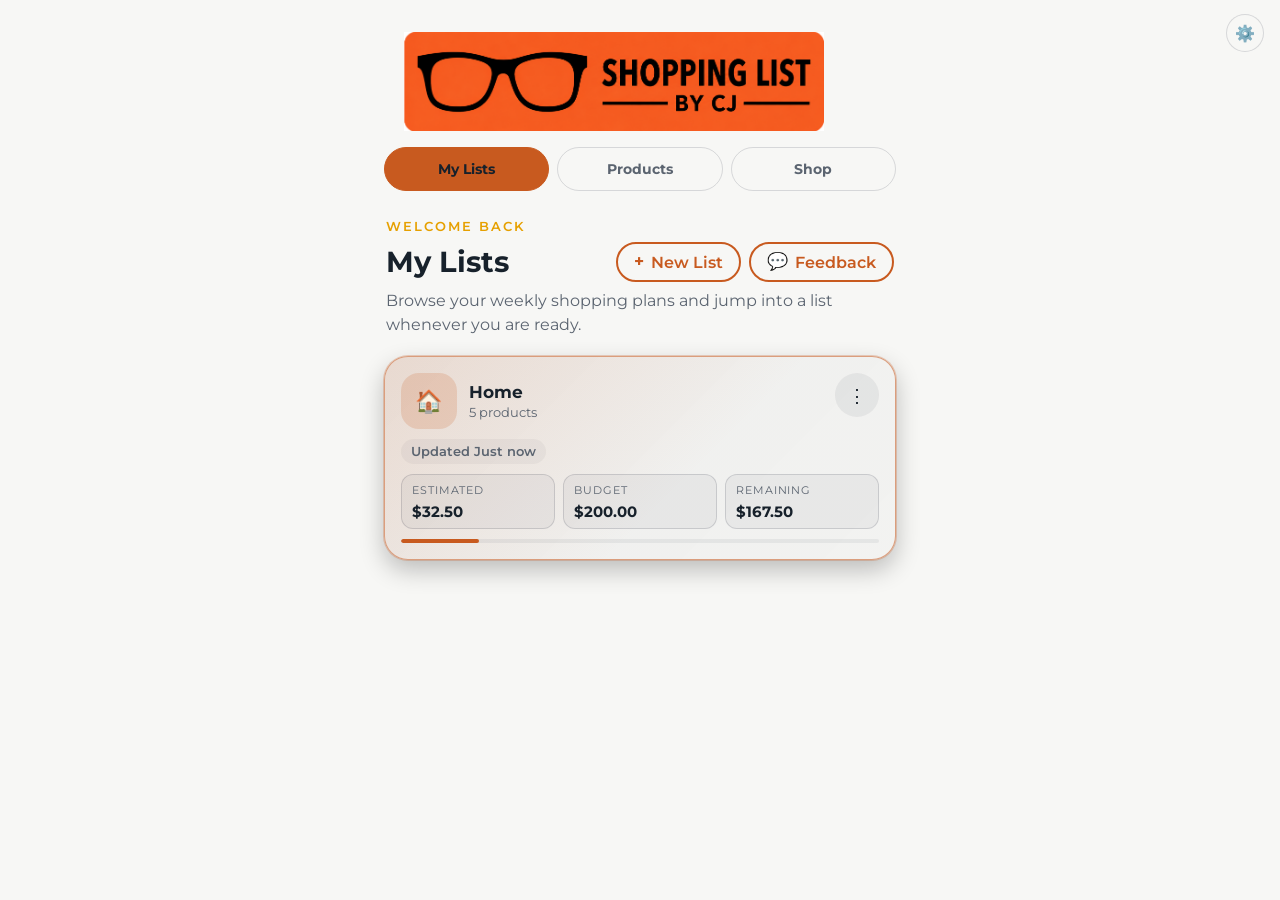
<file: index.html>
<!DOCTYPE html>
<html lang="en">
<head>
<meta charset="UTF-8">
<meta name="viewport" content="width=device-width, initial-scale=1.0, viewport-fit=cover">
<title>Shopping List by CJ</title>
<link rel="manifest" href="/manifest.json">
<meta name="theme-color" content="#C85A1F">

<link rel="icon" type="image/png" sizes="32x32" href="/assets/icons/favicon-32.png">
<link rel="icon" type="image/png" sizes="16x16" href="/assets/icons/favicon-16.png">
<link rel="icon" type="image/png" sizes="192x192" href="/assets/icons/icon-192.png">

<link rel="apple-touch-icon" href="/assets/icons/apple-touch-icon.png">

<meta name="mobile-web-app-capable" content="yes">
<meta name="apple-mobile-web-app-capable" content="yes">
<meta name="apple-mobile-web-app-status-bar-style" content="black-translucent">
<meta name="apple-mobile-web-app-title" content="Shopping List by CJ">
<script>
(function () {
  try {
    var stored = localStorage.getItem('shopping-theme-preference') || 'system';
    var isDark = window.matchMedia && window.matchMedia('(prefers-color-scheme: dark)').matches;
    var resolved = stored === 'system' ? (isDark ? 'dark' : 'light') : (stored === 'light' ? 'light' : 'dark');
    document.documentElement.setAttribute('data-theme-preference', stored);
    document.documentElement.setAttribute('data-theme', resolved);

    var metaTheme = document.querySelector('meta[name="theme-color"]');
    if (metaTheme) {
      metaTheme.setAttribute('content', resolved === 'dark' ? '#C85A1F' : '#F7F7F5');
    }
  } catch (e) {
    document.documentElement.setAttribute('data-theme-preference', 'system');
    document.documentElement.setAttribute('data-theme', 'dark');
  }
})();
</script>
<link rel="stylesheet" href="css/tokens.css">
<link rel="stylesheet" href="css/style.css">
</head>
<body>
<main id="app" class="app">

  <!-- UPDATE BANNER -->
  <div id="updateBanner" class="update-banner hidden">
    <span>🎉 New version available!</span>
    <div class="update-banner-actions">
      <button id="dismissUpdateBtn" class="update-banner-secondary" type="button">Not Now</button>
      <button id="reloadAppBtn" type="button">Update Now</button>
    </div>
  </div>

  <button id="settingsGearBtn" class="settings-gear-btn" type="button" aria-label="Open settings">⚙️</button>

  <header class="branding-header">
    <button type="button" id="brandLogoBtn" class="brand-logo-btn" aria-label="Go to My Lists">
      <img class="brand-image" src="assets/images/LOGO pill dark.png" alt="Shopping List by CJ" />
    </button>
  </header>

  <div class="tabs hidden" id="topTabs">
    <button class="tab-btn active" id="tabMain">My Lists</button>
    <button class="tab-btn" id="tabProducts">Products</button>
    <button class="tab-btn" id="tabShop">Shop</button>
  </div>

  <!-- MY LISTS VIEW -->
  <div id="myListsView">
    <div class="home-hero">
      <div class="home-hero__eyebrow">Welcome back</div>
      <div class="home-hero__heading-row">
        <div class="home-hero__title">My Lists</div>
        <button class="new-list-header-btn" id="newListBtn" type="button">
          <span class="new-list-header-btn__icon" aria-hidden="true">+</span>
          <span class="new-list-header-btn__text">New List</span>
        </button>
        <a class="header-action-btn" id="feedbackHeaderBtn" href="https://shoppinglistbycj.app/feedback.html" target="_blank" rel="noopener">
          <span class="new-list-header-btn__icon" aria-hidden="true">💬</span>
          <span class="new-list-header-btn__text">Feedback</span>
        </a>
      </div>
      <div class="home-hero__copy">Browse your weekly shopping plans and jump into a list whenever you are ready.</div>
    </div>

    <div id="installCard" class="settings-option-card hidden">
      <div class="settings-option-title">📱 Install Shopping List by CJ</div>
      <div class="settings-option-text">
        Install the app for faster loading, offline shopping and a native app experience.
      </div>
      <button type="button" id="installAppBtn" class="settings-option-btn">
        Install App
      </button>
    </div>

    <div id="iosInstallCard" class="settings-option-card hidden">
      <button type="button" id="iosInstallToggleBtn" class="settings-option-title ios-install-toggle" aria-expanded="false" aria-controls="iosInstallSteps">
        <span>📱 Install Shopping List by CJ</span>
        <span class="ios-install-toggle__chevron" aria-hidden="true">▾</span>
      </button>
      <div id="iosInstallSteps" class="ios-install-steps hidden">
        <p class="settings-option-text">Safari doesn't support one-tap install, but adding this app to your Home Screen only takes a few seconds:</p>
        <ol class="ios-install-steps__list">
          <li>Tap the <strong>Share</strong> icon <span aria-hidden="true">⬆️</span> in Safari's toolbar.</li>
          <li>Scroll down and tap <strong>Add to Home Screen</strong>.</li>
          <li>Tap <strong>Add</strong> in the top-right corner.</li>
        </ol>
      </div>
    </div>

    <div id="listsWrap" class="lists-wrap"></div>

    <div class="bottom-nav hidden" id="bottomNav">
      <button class="bottom-nav__item active" data-nav="lists">My Lists</button>
      <button id="openAddBtn" class="bottom-nav__item bottom-nav__item--primary" type="button">+ Add Product</button>
      <button class="bottom-nav__item" data-nav="settings">Settings</button>
    </div>
  </div>

  <!-- PRODUCTS VIEW -->
  <div id="mainView" class="products-view hidden">
    <div class="main-view__header">
      <div class="list-nav-header">
        <div id="activeListHeaderName" class="active-list-header-name">My List</div>
        <button class="compact-go-shop-btn" id="goShopBtn" disabled type="button">Start ▶</button>
      </div>

      <div class="product-actions-row" role="group" aria-label="Product actions">
        <button id="clearAllBtn" class="pill-action-btn hidden" type="button">Clear Completed</button>
        <button id="addFavouritesBtn" class="pill-action-btn" type="button">Add Favourites</button>
        <button id="openAddFromProductsBtn" class="pill-action-btn" type="button">+ Add Product</button>
      </div>

      <p class="hint">Tap any item below to add or remove it from this week's run.</p>

      <div id="costSummaryBox" class="list-summary-footer hidden">
        <span class="cost-counter-label">Estimated Total:</span>
        <span id="estimatedTotalAmount" class="cost-counter-amount">$0.00</span>
      </div>

      <div class="products-filter-bar" role="tablist" aria-label="Product filters">
        <button class="products-filter-btn active" id="productsFilterAllBtn" type="button">All</button>
        <button class="products-filter-btn" id="productsFilterFavouritesBtn" type="button">⭐ Favourites</button>
      </div>
    </div>

    <div class="main-view__search-sticky">
      <div class="products-search-wrap">
        <div class="products-search">
          <input id="productsSearchInput" class="products-search__input" type="text" placeholder="Search products..." autocomplete="off" aria-label="Search products">
          <button id="productsSearchClearBtn" class="products-search__clear hidden" type="button" aria-label="Clear search">×</button>
        </div>
      </div>
    </div>

    <div class="products-scroll-area">
      <div id="catalogWrap"></div>

      <div id="emptyState" class="empty-state hidden">
        <div class="big">Your products list is empty</div>
        <div>Use the Add Product action below to get started.</div>
      </div>
    </div>

  </div>

  <!-- ADD / EDIT PRODUCT VIEW -->
  <div id="addView" class="hidden">
    <div class="list-nav-header" style="margin-bottom:16px;">
      <button id="backToProductsBtn" class="back-link-btn" type="button">← Products</button>
    </div>
    <div class="list-nav-header__title-row">
      <div class="active-list-header-name">Add Product</div>
    </div>

    <!-- SEARCH STORE FOR PRODUCTS -->
    <div class="form-field">
      <label>Search a Store</label>
      <div style="display:flex; gap:6px; margin-bottom:8px;" id="searchStoreSelect">
        <button type="button" class="filter-btn active" data-searchstore="Aldi">Aldi</button>
        <button type="button" class="filter-btn" data-searchstore="Coles">Coles</button>
        <button type="button" class="filter-btn" data-searchstore="Woolworths">Woolworths</button>
      </div>
      <div style="display:flex; gap:8px;">
        <input type="text" id="liveSearchInput" placeholder="Enter search term (e.g. Coffee)">
        <button type="button" class="ghost-btn" id="searchApiBtn" style="padding:0 14px; font-weight:700; background:var(--paper-dim);">Search</button>
      </div>
      <div id="searchResultsWrap" class="search-results hidden" aria-live="polite"></div>
    </div>

    <div class="form-field">
      <label>Item name</label>
      <input type="text" id="itemInput" placeholder="e.g. Bananas" autocomplete="off">
    </div>

    <div class="form-field">
      <label>Category</label>
      <select id="aisleSelect"></select>
    </div>

    <div class="form-field">
      <label>Store</label>
      <div class="store-toggle" id="storeToggle">
        <button type="button" class="store-opt" data-store="Aldi">Aldi</button>
        <button type="button" class="store-opt" data-store="Coles">Coles</button>
        <button type="button" class="store-opt" data-store="Woolworths">Woolworths</button>
      </div>
    </div>

    <div class="form-row">
      <div class="form-field" style="flex:1;">
        <label>Price ($)</label>
        <input type="number" id="priceInput" placeholder="0.00" step="0.01" min="0" inputmode="decimal">
      </div>
      <div class="form-field" style="width:90px;">
        <label>Qty</label>
        <input type="number" id="qtyInput" value="1" min="1" step="1" inputmode="numeric">
      </div>
    </div>

    <div class="footer-actions">
      <button class="ghost-btn" id="cancelAddBtn">Cancel</button>
      <button class="go-shop-btn" id="saveProductBtn" style="flex:1;">Save Product</button>
    </div>
  </div>

  <!-- SHOP VIEW -->
  <div id="shopView" class="hidden">
    <!-- Store Filter Bar -->
    <div class="store-filter-bar" id="storeFilterBar">
      <button class="filter-btn active" data-filter="ALL">All</button>
      <button class="filter-btn" data-filter="Aldi">Aldi</button>
      <button class="filter-btn" data-filter="Coles">Coles</button>
      <button class="filter-btn" data-filter="Woolworths">Woolworths</button>
    </div>

    <div class="progress-wrap">
      <div class="progress-label">
        <span id="progressText">0 of 0 collected</span>
        <span id="progressPct">0%</span>
      </div>
      <div class="progress-track"><div class="progress-fill" id="progressFill"></div></div>
    </div>

    <div id="doneBanner" class="done-banner hidden">
      <div class="big">🎉 Trolley's full!</div>
      <div>Everything's ticked off.</div>
    </div>

    <div id="aisleGroups"></div>

    <div class="footer-actions">
      <button class="ghost-btn" id="backToListBtn">← Edit List</button>
      <button class="ghost-btn" id="newRunBtn">Shop Done</button>
    </div>
  </div>

  <!-- SETTINGS VIEW -->
  <div id="settingsView" class="hidden">
    <div class="aisle-heading" style="margin-bottom: 16px;">App Settings</div>
    
   <div class="settings-stack">
      <button type="button" id="checkUpdateBtn" class="settings-option-btn">⬆ Check for Updates</button>

      <button type="button" id="exportBtn" class="settings-option-btn">💾 Backup Shopping Data</button>
      <button type="button" id="restoreBtn" class="settings-option-btn">📥 Restore Shopping Data</button>
      <input type="file" id="importFile" accept=".json,application/json" class="hidden" aria-hidden="true">
    </div>

    <div class="settings-stack">
      <div class="settings-section-title">Appearance</div>
      <div class="appearance-theme-grid" role="group" aria-label="Theme selection">
        <button type="button" id="themeLightBtn" class="appearance-theme-btn" data-theme-option="light" aria-pressed="false">Light</button>
        <button type="button" id="themeDarkBtn" class="appearance-theme-btn" data-theme-option="dark" aria-pressed="false">Dark</button>
        <button type="button" id="themeSystemBtn" class="appearance-theme-btn" data-theme-option="system" aria-pressed="false">System Default</button>
      </div>
    </div>

    <div class="settings-stack">
      <div class="settings-section-title">ℹ About</div>
      <button type="button" id="openHelpGuideBtn" class="settings-option-btn">❓ Help Guide</button>
      <button type="button" id="openPrivacyPolicyBtn" class="settings-option-btn">📜 Privacy Policy</button>
      <button type="button" id="openLicencesBtn" class="settings-option-btn">📄 Licences</button>
    </div>

    <div class="settings-stack">
      <div class="settings-section-title">Support</div>
      <a href="https://buymeacoffee.com/shoppinglistbycj?new=1" target="_blank" rel="noopener" class="settings-option-btn">☕ Buy Me a Coffee</a>
      <a href="mailto:support@shoppinglistbycj.app" class="settings-option-btn">✉️ Contact Support</a>
    </div>

    <div class="settings-stack">
      <div class="settings-section-title">Status Icons</div>
      <ul class="status-icons-list" aria-label="Status icons guide">
        <li class="status-icons-item">
          <div class="status-icons-icon" aria-hidden="true">⭐</div>
          <div class="status-icons-copy">
            <div class="status-icons-name">Favourite</div>
            <p>Saved as one of your favourite products for quick access.</p>
          </div>
        </li>
        <li class="status-icons-item">
          <div class="status-icons-icon" aria-hidden="true">📍</div>
          <div class="status-icons-copy">
            <div class="status-icons-name">Pinned</div>
            <p>Always appears at the top of your shopping list.</p>
          </div>
        </li>
        <li class="status-icons-item">
          <div class="status-icons-icon" aria-hidden="true">🖊️</div>
          <div class="status-icons-copy">
            <div class="status-icons-name">Edit Product</div>
            <p>Edit the product's details, category, notes or pricing.</p>
          </div>
        </li>
        <li class="status-icons-item">
          <div class="status-icons-icon" aria-hidden="true">❌</div>
          <div class="status-icons-copy">
            <div class="status-icons-name">Unpin</div>
            <p>Removes a product from the pinned section.</p>
          </div>
        </li>
      </ul>
    </div>

    <div class="settings-stack">
      <div class="settings-section-title settings-section-title--danger">Danger Zone</div>
      <button type="button" id="deleteCatalogBtn" class="settings-option-btn settings-option-btn--danger">🗑️ Delete Unpinned Catalogue</button>
    </div>

    <div class="settings-footer">
      <div class="settings-footer__title">Shopping List by CJ</div>
      <div class="settings-footer__meta">Version 1.0.0</div>
      <div class="settings-footer__meta">Built in Australia 🇦🇺</div>
    </div>

    <div class="footer-actions">
      <button class="ghost-btn" id="backFromSettingsBtn">← Back to Lists</button>
    </div>
  </div>

  <!-- PRIVACY POLICY VIEW -->
  <div id="privacyPolicyView" class="hidden">
    <div class="aisle-heading" style="margin-bottom: 16px;">Privacy Policy</div>

    <div class="privacy-policy-scroll" aria-label="Privacy Policy content">
      <h1 class="privacy-policy-title">Privacy Policy</h1>
      <p class="privacy-policy-updated">Last Updated: 27 July 2026</p>

      <h2 class="privacy-policy-heading">Privacy Policy for Shopping List by CJ</h2>
      <p>Shopping List by CJ ("the App") is committed to protecting your privacy. This Privacy Policy explains what information the App collects, how it is used, and the choices you have regarding your data.</p>

      <h2 class="privacy-policy-heading">Information We Collect</h2>
      <p>Shopping List by CJ is designed with privacy in mind.</p>
      <p>The App stores information that you create, including:</p>
      <p>• Shopping lists</p>
      <p>• Product names</p>
      <p>• Categories</p>
      <p>• Favourite items</p>
      <p>• Budgets</p>
      <p>• Shopping preferences</p>
      <p>• App settings</p>
      <p>This information is stored locally on your device unless you choose to export it.</p>

      <h2 class="privacy-policy-heading">Personal Information</h2>
      <p>Shopping List by CJ does not require you to create an account.</p>
      <p>The App does not intentionally collect personal information such as:</p>
      <p>• Name</p>
      <p>• Email address</p>
      <p>• Phone number</p>
      <p>• Home address</p>
      <p>• Payment information</p>

      <h2 class="privacy-policy-heading">How Your Data Is Used</h2>
      <p>Your shopping data is used solely to provide the features of the application, including:</p>
      <p>• Managing shopping lists</p>
      <p>• Organising products</p>
      <p>• Calculating budgets and totals</p>
      <p>• Remembering your preferences</p>
      <p>• Restoring your data from backups</p>

      <h2 class="privacy-policy-heading">Data Storage</h2>
      <p>Your data is stored locally on your device using your browser's local storage.</p>
      <p>If Backup and Restore are used:</p>
      <p>• Backups are created only when you choose to export them.</p>
      <p>• Backup files are stored wherever you choose to save them.</p>
      <p>• Restoring a backup replaces the current application data after confirmation.</p>

      <h2 class="privacy-policy-heading">Internet Access</h2>
      <p>Shopping List by CJ may access the internet for limited purposes such as:</p>
      <p>• Checking for application updates.</p>
      <p>• Retrieving product or pricing information (where supported).</p>
      <p>• Downloading future application updates.</p>
      <p>The App does not upload your shopping lists or personal data to our servers.</p>

      <h2 class="privacy-policy-heading">Third-Party Services</h2>
      <p>The App may interact with third-party retailers or services to obtain product information or pricing.</p>
      <p>Those services operate under their own privacy policies.</p>
      <p>Shopping List by CJ is not responsible for the privacy practices of third-party providers.</p>

      <h2 class="privacy-policy-heading">Data Security</h2>
      <p>Reasonable measures are taken to protect your information.</p>
      <p>However, no method of electronic storage or internet transmission is completely secure.</p>

      <h2 class="privacy-policy-heading">Children's Privacy</h2>
      <p>Shopping List by CJ is not directed toward children under 13 years of age and does not knowingly collect personal information from children.</p>

      <h2 class="privacy-policy-heading">Changes to This Policy</h2>
      <p>This Privacy Policy may be updated from time to time.</p>
      <p>Changes become effective when published within the App or included in a future release.</p>

      <h2 class="privacy-policy-heading">Your Rights</h2>
      <p>You remain in control of your data.</p>
      <p>You may:</p>
      <p>• Delete your shopping data at any time.</p>
      <p>• Export your data using the Backup feature.</p>
      <p>• Restore your data from a previous backup.</p>
      <p>• Uninstall the App to remove locally stored information.</p>

      <h2 class="privacy-policy-heading">Contact</h2>
      <p>If you have questions about this Privacy Policy or Shopping List by CJ, please contact us through the official Shopping List by CJ GitHub repository.</p>
    </div>

    <div class="footer-actions">
      <button class="ghost-btn" id="backToSettingsFromPrivacyBtn">← Back to Settings</button>
    </div>
  </div>

  <!-- LICENCES VIEW -->
  <div id="licencesView" class="hidden">
    <div class="aisle-heading" style="margin-bottom: 16px;">Licences</div>

    <div class="licences-scroll" aria-label="Licences content">
      <h1 class="licences-title">Licences</h1>
      <p class="licences-version">Version 1.0.0</p>

      <p>Shopping List by CJ is licensed under the MIT License.</p>

      <h2 class="licences-heading">MIT License</h2>
      <p>Copyright (c) 2026 Shopping List by CJ</p>

      <p>Permission is hereby granted, free of charge, to any person obtaining a copy of this software and associated documentation files (the "Software"), to deal in the Software without restriction, including without limitation the rights to use, copy, modify, merge, publish, distribute, sublicense, and/or sell copies of the Software, and to permit persons to whom the Software is furnished to do so, subject to the following conditions:</p>

      <p>The above copyright notice and this permission notice shall be included in all copies or substantial portions of the Software.</p>

      <p>THE SOFTWARE IS PROVIDED "AS IS", WITHOUT WARRANTY OF ANY KIND, EXPRESS OR IMPLIED, INCLUDING BUT NOT LIMITED TO THE WARRANTIES OF MERCHANTABILITY, FITNESS FOR A PARTICULAR PURPOSE AND NONINFRINGEMENT. IN NO EVENT SHALL THE AUTHORS OR COPYRIGHT HOLDERS BE LIABLE FOR ANY CLAIM, DAMAGES OR OTHER LIABILITY, WHETHER IN AN ACTION OF CONTRACT, TORT OR OTHERWISE, ARISING FROM, OUT OF OR IN CONNECTION WITH THE SOFTWARE OR THE USE OR OTHER DEALINGS IN THE SOFTWARE.</p>

      <h2 class="licences-heading">Third-Party Components</h2>
      <p>Shopping List by CJ may include or make use of open-source software and libraries.</p>
      <p>Where applicable, the licences for those libraries should be listed below automatically.</p>

      <ul id="thirdPartyLicencesList" class="licences-third-party-list hidden" aria-live="polite"></ul>
      <p id="noThirdPartyLicencesMessage">No third-party licences are currently required.</p>

      <h2 class="licences-heading">Icons &amp; Assets</h2>
      <p>Application branding, logos and original graphics are the intellectual property of Shopping List by CJ unless otherwise stated.</p>
      <p>Any third-party icons, fonts or assets must comply with their respective licences.</p>

      <h2 class="licences-heading">Google Fonts</h2>
      <p>This application uses the Montserrat font from Google Fonts, licensed under the SIL Open Font License 1.1.</p>
      <p><a class="licences-link" href="https://scripts.sil.org/OFL" target="_blank" rel="noopener noreferrer">https://scripts.sil.org/OFL</a></p>

      <h2 class="licences-heading">Contact</h2>
      <p>For licence enquiries, please refer to the official Shopping List by CJ GitHub repository.</p>
    </div>

    <div class="footer-actions">
      <button class="ghost-btn" id="backToSettingsFromLicencesBtn">← Back to Settings</button>
    </div>
  </div>

  <!-- HELP GUIDE VIEW -->
  <div id="helpGuideView" class="hidden">
    <div class="aisle-heading" style="margin-bottom: 16px;">Help Guide</div>

    <div class="privacy-policy-scroll" aria-label="Help Guide content">
      <h1 class="privacy-policy-title">User Guide</h1>
      <p class="privacy-policy-updated">Everything you need to know to get the most out of Shopping List by CJ — from your first list to backing up your data.</p>

      <h2 class="privacy-policy-heading">1. Getting started</h2>
      <p>Shopping List by CJ is a free web app — there's nothing to buy, no sign-up, and no account to create. You're already using it, so you're set.</p>
      <p><strong>Installing it like a real app:</strong> Shopping List by CJ is a Progressive Web App (PWA), which means you can install it to your phone or desktop so it opens instantly, works offline and feels like a native app — no app store required.</p>
      <p>• <strong>Android &amp; desktop Chrome</strong> — look for the Install App card on the My Lists screen, or the install icon in your browser's address bar. Tap it and confirm.</p>
      <p>• <strong>iPhone &amp; iPad (Safari)</strong> — tap the Share icon in Safari's toolbar, scroll down and tap Add to Home Screen, then tap Add. The app also walks you through these steps on the My Lists screen.</p>
      <p>Once installed, the app keeps working even with no signal — handy for supermarkets with patchy reception.</p>

      <h2 class="privacy-policy-heading">2. My Lists</h2>
      <p>My Lists is the home screen — it's where all your shopping lists live. Each card shows the list's name, an estimated total based on what's in it, the budget you've set, and how much of that budget is remaining.</p>
      <p><strong>Creating a list:</strong> tap + New List and set a List Name (e.g. "Weekly Shop", "Mum's", "BBQ Sunday"), an Icon, a Colour, and a Budget for how much you're aiming to spend.</p>
      <p>There's no limit on how many lists you can have — keep one for the weekly groceries and separate ones for anything else you shop for.</p>
      <p>As you tick items into a list, its card updates automatically: the progress bar fills up as your estimated total gets closer to your budget, and turns to a warning colour if you go over.</p>

      <h2 class="privacy-policy-heading">3. Your product catalogue</h2>
      <p>The Products tab is your personal catalogue — every item you've ever added to the app, all in one place, listed alphabetically. It starts empty on purpose, so it only ever fills up with things you actually buy.</p>
      <p>From the Products tab you can search your catalogue, filter to ⭐ Favourites only, tap any product to add or remove it from the list you're currently working on, or use Add Favourites to drop every favourited product into the current list in one tap.</p>

      <h2 class="privacy-policy-heading">4. Adding &amp; editing products</h2>
      <p>Tap + Add Product from either the My Lists or Products screen to open the product form. You can fill this in manually, or use the search shortcut first.</p>
      <p><strong>Search Store Page Direct:</strong> pick Aldi, Coles or Woolworths, type what you're after, and tap ↗ Search Web to jump straight to that store's website in a new tab — handy for checking the current price before you enter it.</p>
      <p><strong>Product details:</strong> item name (e.g. "Bananas"), category (the aisle it belongs to, used to group items in Shopping mode), store (Aldi, Coles or Woolworths), and price &amp; quantity — price is optional, but it's what powers your budget tracking.</p>
      <p>To edit a product later, tap the pencil 🖊️ icon next to it in your catalogue. To remove one, delete it from the catalogue — note that pinned items are protected and can't be deleted until you unpin them first (see below).</p>

      <h2 class="privacy-policy-heading">5. Building your weekly list</h2>
      <p>With products in your catalogue, building a week's shop is just a matter of tapping the ones you need from the Products tab. Tapping a product adds it to your active list; tapping it again removes it. Use the quantity controls to bump the amount up or down.</p>
      <p>The Estimated Total bar at the top of the Products screen updates live as you add and remove items, so you always know roughly where you stand before you even get to Shopping mode.</p>

      <h2 class="privacy-policy-heading">6. Favourites &amp; pinning</h2>
      <p>Two small icons sit next to each product in your catalogue, and they do different jobs:</p>
      <p>• <strong>⭐ Favourite</strong> — marks a product you buy often, so it shows up in the Favourites filter and can be bulk-added with Add Favourites. Favouriting doesn't change where the item sits in the list — your catalogue always stays in alphabetical order.</p>
      <p>• <strong>📍 Pin</strong> — locks a product against accidental deletion. A pinned item can't be removed by the Delete Unpinned Catalogue tool in Settings, so it's a good way to protect your regulars. Tap the pin icon again (now shown as ❌) to unpin it.</p>

      <h2 class="privacy-policy-heading">7. Shopping mode</h2>
      <p>Once your list is built, tap Start ▶ to switch into Shopping mode — a distraction-free, tap-to-check view designed for walking the aisles rather than staring at a spreadsheet.</p>
      <p>Items are grouped by aisle/category, so you can work through the shop in order. Use the store filter bar (All / Aldi / Coles / Woolworths) to focus on one store at a time if your list spans more than one.</p>
      <p>Tap an item to check it off. The progress bar and "X of Y collected" counter at the top track how far through the shop you are. When everything's ticked, you'll see a "🎉 Trolley's full!" banner.</p>
      <p>← Edit List takes you back to the Products view if you need to add or remove something. Shop Done wraps up the run.</p>

      <h2 class="privacy-policy-heading">8. Budget tracking</h2>
      <p>Every list has its own budget, set when you create it (editable any time). As you add priced items, the app calculates an estimated total and shows you how much budget you have left — right on the list card and again at the top of the Products screen.</p>
      <p>If your estimated total goes over budget, the progress bar changes colour so it's obvious at a glance. This is an estimate based on the prices you've entered, not a live receipt total — it's there to help you plan, not to replace checking the till.</p>

      <h2 class="privacy-policy-heading">9. Backup &amp; restore</h2>
      <p>Because your data lives on your device (see Your data &amp; privacy below), it's worth backing up before you clear your browser data, switch devices, or just for peace of mind. From Settings:</p>
      <p>• <strong>💾 Backup Shopping Data</strong> — exports your entire catalogue, lists, favourites, pins and budgets to a .json file you can save anywhere.</p>
      <p>• <strong>📥 Restore Shopping Data</strong> — pick a previously exported backup file to restore. This replaces your current data after you confirm, so double-check you've got the right file first.</p>

      <h2 class="privacy-policy-heading">10. Settings &amp; appearance</h2>
      <p>Tap the ⚙️ icon (top-right of the app) to open Settings, where you'll find:</p>
      <p>• <strong>⬆ Check for Updates</strong> — manually check you're on the latest version. The app will also show an "Update Now" banner automatically when a new version is ready.</p>
      <p>• <strong>Appearance</strong> — switch between Light, Dark, or System Default (matches your device's setting).</p>
      <p>• <strong>About</strong> — the app's Privacy Policy and open-source Licences.</p>
      <p>• <strong>Support</strong> — buy the developer a coffee or get in touch (see Feedback &amp; support below).</p>
      <p>• <strong>Danger Zone</strong> — Delete Unpinned Catalogue clears out everything except pinned items. Handy for a fresh start, but there's no undo, so back up first if you're not sure.</p>

      <h2 class="privacy-policy-heading">11. Your data &amp; privacy</h2>
      <p>Shopping List by CJ doesn't require an account and doesn't upload your shopping lists anywhere. Everything — your catalogue, lists, favourites, pins and budgets — is stored locally on your device using your browser's local storage.</p>
      <p>This has a couple of practical side effects worth knowing: your data is tied to the specific browser and device you used it on (it won't automatically appear on a second phone or a different browser), and clearing your browser's site data will remove it. That's exactly what the Backup &amp; Restore feature above is for.</p>
      <p>For the full details, see the Privacy Policy in Settings → About.</p>

      <h2 class="privacy-policy-heading">12. Feedback &amp; support</h2>
      <p>This app is built and maintained by one person, and tester feedback genuinely shapes what gets fixed and built next. If something breaks, feels confusing, or you've got an idea for a feature, use Contact Support in Settings to get in touch.</p>
      <p>If you're enjoying the app and want to chip in towards its development, there's a Buy Me a Coffee link in Settings too — completely optional, always appreciated.</p>

      <h2 class="privacy-policy-heading">13. Troubleshooting &amp; FAQ</h2>
      <p><strong>The app doesn't seem to have my latest data.</strong> Data is stored per-browser, per-device (see Your data &amp; privacy). If you're opening the app somewhere new, use Restore from a backup you exported earlier.</p>
      <p><strong>I deleted something by accident.</strong> There's no undo for deletions or restores, which is why regular backups are worth doing — especially before using Restore or Delete Unpinned Catalogue in Settings.</p>
      <p><strong>A product I want to delete won't go away.</strong> It's probably pinned. Tap the pin icon (shown as ❌ once pinned) to unpin it, then delete as normal.</p>
      <p><strong>Does it work without internet?</strong> Yes — once installed, the app is offline-first and will keep working without a connection. You only need the internet for the optional "Search Store Page Direct" web search and for checking app updates.</p>
      <p><strong>Is it really free?</strong> Yes, no catches. If you'd like to support development, there's an optional Buy Me a Coffee link in Settings.</p>
    </div>

    <div class="footer-actions">
      <button class="ghost-btn" id="backToSettingsFromHelpGuideBtn">← Back to Settings</button>
    </div>
  </div>

</main>

<!-- NEW LIST MODAL -->
<div id="newListModal" class="modal-overlay hidden">
  <div class="modal-card">
    <div class="modal-title">Create New List</div>
    <form id="newListForm">
      <div class="modal-scroll-area">
        <div class="form-field">
          <label for="newListNameInput">List Name</label>
          <input type="text" id="newListNameInput" placeholder="e.g. Weekly Shop" autocomplete="off" required>
        </div>

        <div class="form-field">
          <label for="newListIconSelect">Icon</label>
          <select id="newListIconSelect">
            <option value="shopping_cart">shopping_cart</option>
            <option value="home">home</option>
            <option value="party">party</option>
            <option value="school">school</option>
            <option value="work">work</option>
            <option value="travel">travel</option>
            <option value="gift">gift</option>
            <option value="food">food</option>
            <option value="health">health</option>
          </select>
        </div>

        <div class="form-field">
          <label for="newListColourSelect">Colour</label>
          <select id="newListColourSelect">
            <option value="orange">Orange</option>
            <option value="gold">Gold</option>
            <option value="sage">Sage</option>
          </select>
        </div>

        <div class="form-field">
          <label for="newListBudgetInput">Budget</label>
          <input type="number" id="newListBudgetInput" min="0" step="1" value="200">
        </div>
      </div>

      <div class="modal-actions">
        <button type="button" id="newListCancelBtn" class="ghost-btn">Cancel</button>
        <button type="submit" id="newListSaveBtn" class="go-shop-btn" style="flex:1; padding:10px;">Save</button>
      </div>
    </form>
  </div>
</div>

<!-- CUSTOM CONFIRMATION MODAL -->
<div id="customModal" class="modal-overlay hidden">
  <div class="modal-card">
    <div class="modal-title">Shopping List by CJ says</div>
    <div id="modalMessage" class="modal-message">Are you sure?</div>
    <div class="modal-actions">
      <button type="button" id="modalCancelBtn" class="ghost-btn">Cancel</button>
      <button type="button" id="modalOkBtn" class="go-shop-btn" style="flex:1; padding:10px;">OK</button>
    </div>
  </div>
</div>

<!-- LOAD DEFAULT ITEMS FROM EXTERNAL FILE -->
<script src="js/defaults.js"></script>
<script src="js/storage.js"></script>
<script src="js/catalog.js"></script>
<script src="js/shopping.js"></script>
<script src="js/ui.js"></script>
<script src="js/settings.js"></script>
<script src="js/lists.js"></script>
<script src="js/app.js"></script>
<script src="js/pwa.js"></script>
</body>
</html>
</file>
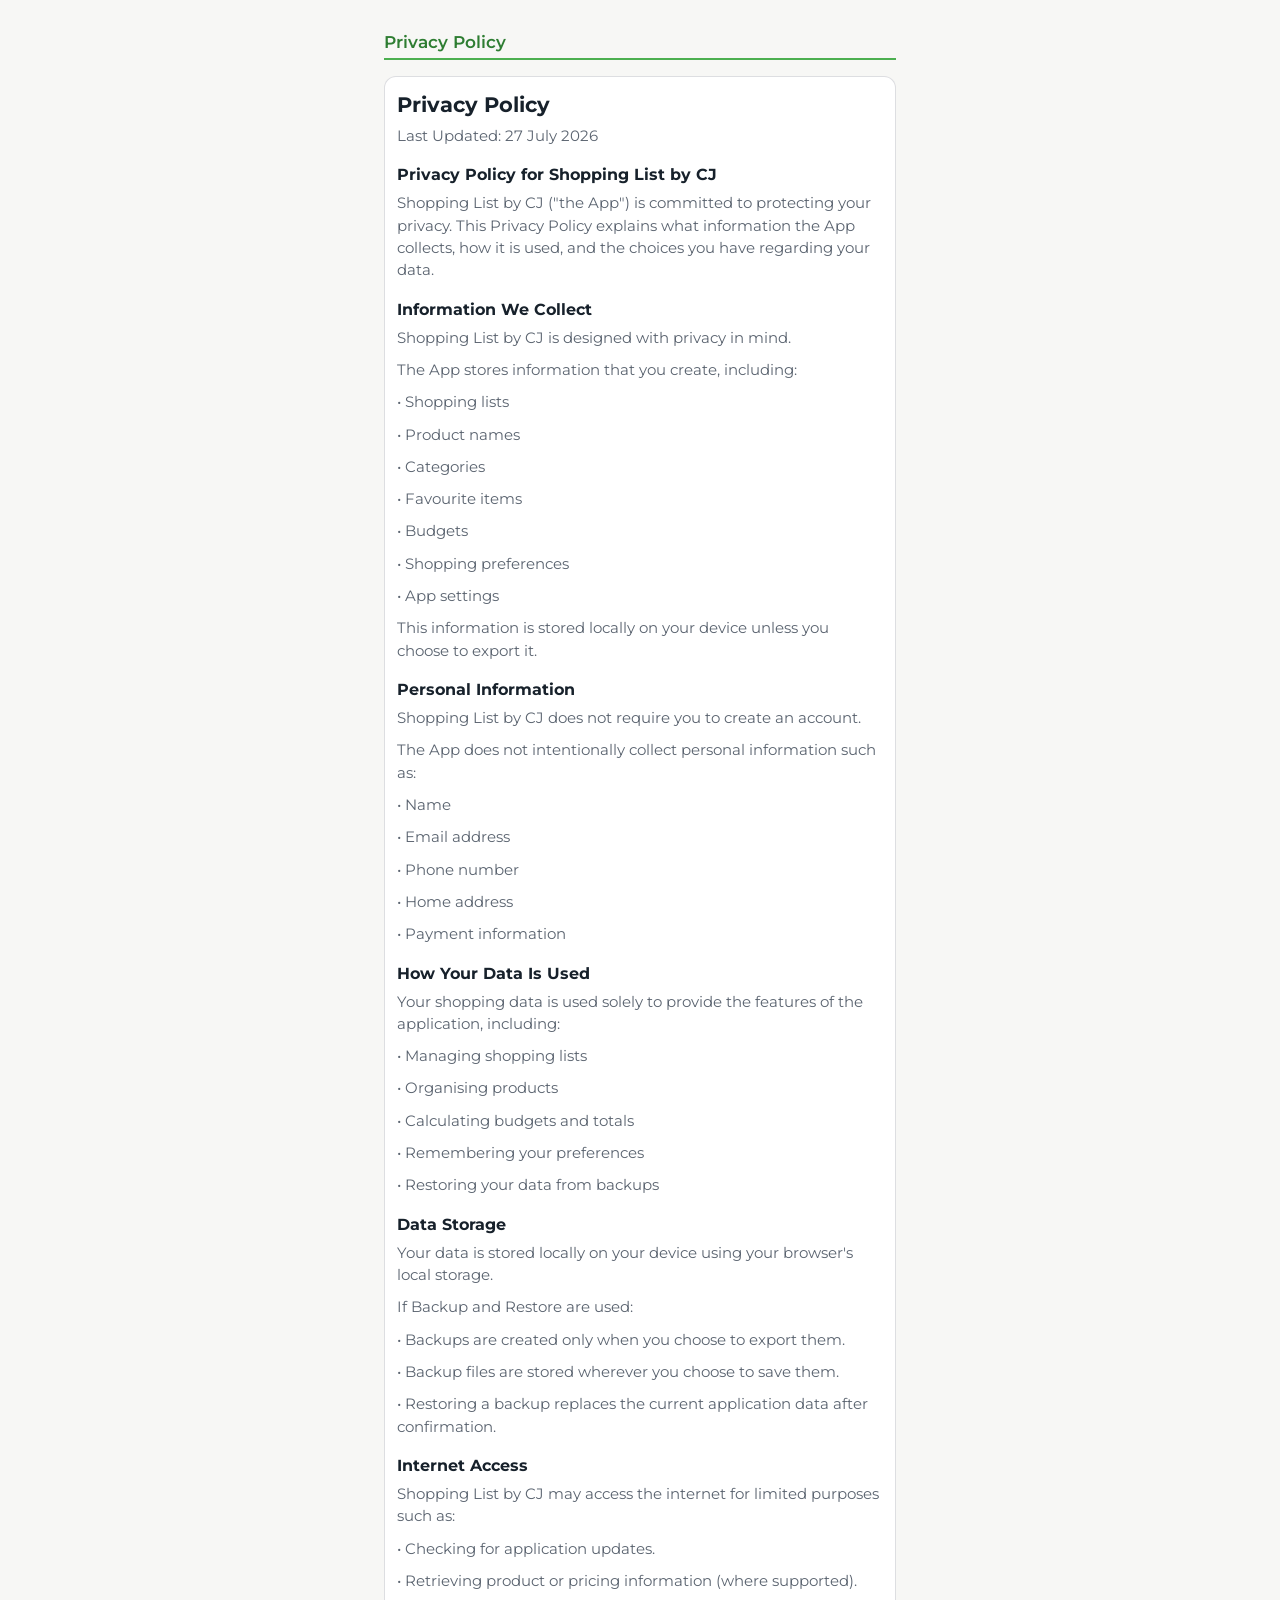
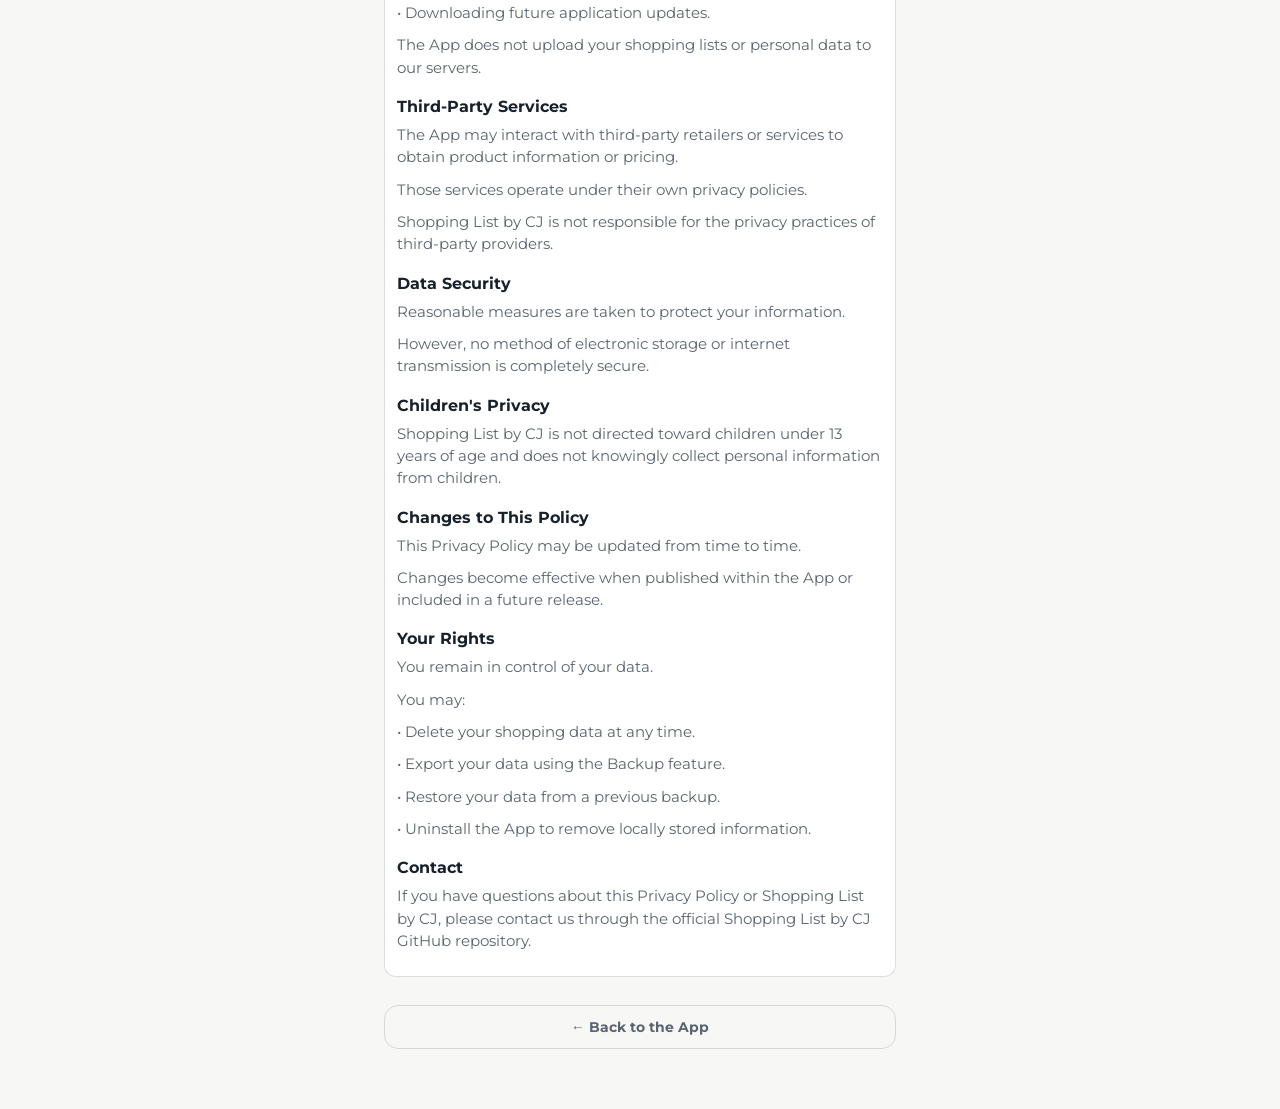
<file: privacy.html>
<!DOCTYPE html>
<html lang="en">
<head>
<meta charset="UTF-8">
<meta name="viewport" content="width=device-width, initial-scale=1.0, viewport-fit=cover">
<title>Privacy Policy — Shopping List by CJ</title>
<meta name="description" content="Privacy Policy for Shopping List by CJ, a local-only, offline-first shopping list app.">
<meta name="robots" content="index, follow">
<meta name="theme-color" content="#C85A1F">

<link rel="icon" type="image/png" sizes="32x32" href="/assets/icons/favicon-32.png">
<link rel="icon" type="image/png" sizes="16x16" href="/assets/icons/favicon-16.png">
<link rel="apple-touch-icon" href="/assets/icons/apple-touch-icon.png">

<!--
  This page duplicates the Privacy Policy content that also lives inside
  the app itself (index.html, #privacyPolicyView), so that it has a
  direct, linkable URL for use in Google Play Console's Data Safety
  section and Apple's App Privacy details - both require a standalone
  URL, not content buried behind in-app navigation. If you edit the
  policy text in the app, mirror the change here too.
-->
<script>
(function () {
  try {
    var stored = localStorage.getItem('shopping-theme-preference') || 'system';
    var isDark = window.matchMedia && window.matchMedia('(prefers-color-scheme: dark)').matches;
    var resolved = stored === 'system' ? (isDark ? 'dark' : 'light') : (stored === 'light' ? 'light' : 'dark');
    document.documentElement.setAttribute('data-theme-preference', stored);
    document.documentElement.setAttribute('data-theme', resolved);

    var metaTheme = document.querySelector('meta[name="theme-color"]');
    if (metaTheme) {
      metaTheme.setAttribute('content', resolved === 'dark' ? '#C85A1F' : '#F7F7F5');
    }
  } catch (e) {
    document.documentElement.setAttribute('data-theme-preference', 'system');
    document.documentElement.setAttribute('data-theme', 'dark');
  }
})();
</script>
<link rel="stylesheet" href="css/tokens.css">
<link rel="stylesheet" href="css/style.css">
</head>
<body>
<main id="app" class="app">

  <div id="privacyPolicyView">
    <div class="aisle-heading" style="margin-bottom: 16px;">Privacy Policy</div>

    <div class="privacy-policy-scroll" aria-label="Privacy Policy content">
      <h1 class="privacy-policy-title">Privacy Policy</h1>
      <p class="privacy-policy-updated">Last Updated: 27 July 2026</p>

      <h2 class="privacy-policy-heading">Privacy Policy for Shopping List by CJ</h2>
      <p>Shopping List by CJ ("the App") is committed to protecting your privacy. This Privacy Policy explains what information the App collects, how it is used, and the choices you have regarding your data.</p>

      <h2 class="privacy-policy-heading">Information We Collect</h2>
      <p>Shopping List by CJ is designed with privacy in mind.</p>
      <p>The App stores information that you create, including:</p>
      <p>• Shopping lists</p>
      <p>• Product names</p>
      <p>• Categories</p>
      <p>• Favourite items</p>
      <p>• Budgets</p>
      <p>• Shopping preferences</p>
      <p>• App settings</p>
      <p>This information is stored locally on your device unless you choose to export it.</p>

      <h2 class="privacy-policy-heading">Personal Information</h2>
      <p>Shopping List by CJ does not require you to create an account.</p>
      <p>The App does not intentionally collect personal information such as:</p>
      <p>• Name</p>
      <p>• Email address</p>
      <p>• Phone number</p>
      <p>• Home address</p>
      <p>• Payment information</p>

      <h2 class="privacy-policy-heading">How Your Data Is Used</h2>
      <p>Your shopping data is used solely to provide the features of the application, including:</p>
      <p>• Managing shopping lists</p>
      <p>• Organising products</p>
      <p>• Calculating budgets and totals</p>
      <p>• Remembering your preferences</p>
      <p>• Restoring your data from backups</p>

      <h2 class="privacy-policy-heading">Data Storage</h2>
      <p>Your data is stored locally on your device using your browser's local storage.</p>
      <p>If Backup and Restore are used:</p>
      <p>• Backups are created only when you choose to export them.</p>
      <p>• Backup files are stored wherever you choose to save them.</p>
      <p>• Restoring a backup replaces the current application data after confirmation.</p>

      <h2 class="privacy-policy-heading">Internet Access</h2>
      <p>Shopping List by CJ may access the internet for limited purposes such as:</p>
      <p>• Checking for application updates.</p>
      <p>• Retrieving product or pricing information (where supported).</p>
      <p>• Downloading future application updates.</p>
      <p>The App does not upload your shopping lists or personal data to our servers.</p>

      <h2 class="privacy-policy-heading">Third-Party Services</h2>
      <p>The App may interact with third-party retailers or services to obtain product information or pricing.</p>
      <p>Those services operate under their own privacy policies.</p>
      <p>Shopping List by CJ is not responsible for the privacy practices of third-party providers.</p>

      <h2 class="privacy-policy-heading">Data Security</h2>
      <p>Reasonable measures are taken to protect your information.</p>
      <p>However, no method of electronic storage or internet transmission is completely secure.</p>

      <h2 class="privacy-policy-heading">Children's Privacy</h2>
      <p>Shopping List by CJ is not directed toward children under 13 years of age and does not knowingly collect personal information from children.</p>

      <h2 class="privacy-policy-heading">Changes to This Policy</h2>
      <p>This Privacy Policy may be updated from time to time.</p>
      <p>Changes become effective when published within the App or included in a future release.</p>

      <h2 class="privacy-policy-heading">Your Rights</h2>
      <p>You remain in control of your data.</p>
      <p>You may:</p>
      <p>• Delete your shopping data at any time.</p>
      <p>• Export your data using the Backup feature.</p>
      <p>• Restore your data from a previous backup.</p>
      <p>• Uninstall the App to remove locally stored information.</p>

      <h2 class="privacy-policy-heading">Contact</h2>
      <p>If you have questions about this Privacy Policy or Shopping List by CJ, please contact us through the official Shopping List by CJ GitHub repository.</p>
    </div>

    <div class="footer-actions">
      <a class="ghost-btn" href="/" style="text-decoration:none; display:inline-flex; align-items:center; justify-content:center;">← Back to the App</a>
    </div>
  </div>

</main>
</body>
</html>
</file>
<file: css/tokens.css>
:root {
  --color-primary: #C85A1F;
  --color-primary-hover: #D96A27;
  --color-primary-active: #B24D17;
  --color-primary-outline: rgba(200, 90, 31, 0.30);
  --color-primary-soft: rgba(200, 90, 31, 0.14);
  --color-primary-soft-strong: rgba(200, 90, 31, 0.16);
  --color-primary-glow: rgba(200, 90, 31, 0.10);

  --color-bg: #121212;
  --color-bg-dim: #1E1E1E;
  --color-surface: #1E1E1E;
  --color-surface-2: #242424;
  --color-border: rgba(255, 255, 255, 0.10);
  --color-border-strong: rgba(255, 255, 255, 0.24);
  --color-surface-highlight: rgba(255, 255, 255, 0.08);
  --color-surface-highlight-hover: rgba(255, 255, 255, 0.16);
  --color-surface-subtle: rgba(255, 255, 255, 0.05);
  --color-surface-subtlest: rgba(255, 255, 255, 0.03);

  --color-text: #FFFFFF;
  --color-text-muted: #B0B0B0;
  --color-text-inverse: #111111;
  --color-placeholder: #6b7280;
  --color-success: #4CAF50;
  --color-success-dark: #2E7D32;
  --color-warning: #FFB300;
  --color-danger: #ff8a80;
  --color-danger-strong: #ff5252;
}

:root[data-theme="light"] {
  --color-primary: #C85A1F;
  --color-primary-hover: #D96A27;
  --color-primary-active: #B24D17;
  --color-primary-outline: rgba(200, 90, 31, 0.26);
  --color-primary-soft: rgba(200, 90, 31, 0.12);
  --color-primary-soft-strong: rgba(200, 90, 31, 0.18);
  --color-primary-glow: rgba(200, 90, 31, 0.14);

  --color-bg: #F7F7F5;
  --color-bg-dim: #FFFFFF;
  --color-surface: #FFFFFF;
  --color-surface-2: #F1F1EE;
  --color-border: rgba(15, 23, 42, 0.14);
  --color-border-strong: rgba(15, 23, 42, 0.26);
  --color-surface-highlight: rgba(15, 23, 42, 0.06);
  --color-surface-highlight-hover: rgba(15, 23, 42, 0.12);
  --color-surface-subtle: rgba(15, 23, 42, 0.04);
  --color-surface-subtlest: rgba(15, 23, 42, 0.02);

  --color-text: #17212B;
  --color-text-muted: #5B6470;
  --color-text-inverse: #FFFFFF;
  --color-placeholder: #7B8794;
  --color-success: #4CAF50;
  --color-success-dark: #2E7D32;
  --color-warning: #E6A000;
  --color-danger: #D14343;
  --color-danger-strong: #B42318;
}
</file>
<file: css/style.css>
/*
 * Montserrat is self-hosted from assets/fonts/ (Latin subset, weights
 * 400/500/600/700/800) rather than loaded from fonts.googleapis.com.
 * This keeps the app genuinely offline-first - the previous @import
 * was a cross-origin request that the service worker's fetch handler
 * deliberately skips (same-origin only), so it never worked offline
 * and sent the visitor's IP to Google on every fresh load. See
 * assets/fonts/MONTSERRAT-LICENSE.txt (SIL Open Font License 1.1).
 */
@font-face {
  font-family: 'Montserrat';
  font-style: normal;
  font-weight: 400;
  font-display: swap;
  src: url('../assets/fonts/montserrat-latin-400-normal.woff2') format('woff2');
}
@font-face {
  font-family: 'Montserrat';
  font-style: normal;
  font-weight: 500;
  font-display: swap;
  src: url('../assets/fonts/montserrat-latin-500-normal.woff2') format('woff2');
}
@font-face {
  font-family: 'Montserrat';
  font-style: normal;
  font-weight: 600;
  font-display: swap;
  src: url('../assets/fonts/montserrat-latin-600-normal.woff2') format('woff2');
}
@font-face {
  font-family: 'Montserrat';
  font-style: normal;
  font-weight: 700;
  font-display: swap;
  src: url('../assets/fonts/montserrat-latin-700-normal.woff2') format('woff2');
}
@font-face {
  font-family: 'Montserrat';
  font-style: normal;
  font-weight: 800;
  font-display: swap;
  src: url('../assets/fonts/montserrat-latin-800-normal.woff2') format('woff2');
}

:root{
  --paper:var(--color-bg);
  --paper-dim:var(--color-bg-dim);
  --ink:var(--color-text);
  --ink-soft:var(--color-text-muted);
  --sage:var(--color-success);
  --sage-dark:var(--color-success-dark);
  --color-primary:#C85A1F;
  --color-primary-hover:#D96A27;
  --color-primary-active:#B24D17;
  --color-primary-outline:rgba(200,90,31,0.30);
  --rust:var(--color-primary);
  --line:var(--color-border);
  --gold:var(--color-warning);
  --surface:var(--color-surface);
  --surface-2:var(--color-surface-2);
  --shadow:0 8px 20px rgba(0,0,0,0.22);
  --shadow-strong:0 12px 28px rgba(0,0,0,0.28);
  --radius-sm:10px;
  --radius-md:14px;
  --radius-lg:20px;
  --radius-pill:999px;
  --transition-fast:100ms ease;
  --transition-hover:150ms ease;
  --transition-card:180ms ease;
  --transition-dialog:200ms ease;
  --bottom-nav-height:84px;
  --bottom-nav-offset:calc(var(--bottom-nav-height) + 24px);
  --header-row-height:56px;
  --tabs-row-height:52px;
}

*{box-sizing:border-box; -webkit-tap-highlight-color:transparent;}
html,body{margin:0;padding:0;}
html, body {
  min-height:100%;
}
body{
  background:var(--color-bg);
  color:var(--color-text);
  font-family:'Montserrat', sans-serif;
  min-height:100vh;
  min-height:100svh;
  display:flex;
  justify-content:center;
}

button,
input,
select,
textarea{
  font-family:inherit;
}

html{
  font-size:clamp(14px, 3.6vw, 17px);
}

.app{
  width:100%;
  max-width:clamp(320px, 92vw, 560px);
  min-height:100vh;
  min-height:100svh;
  background:var(--paper);
  position:relative;
  display:flex;
  flex-direction:column;
  overflow:visible;
  padding:clamp(18px, 5vw, 32px) clamp(14px, 4.5vw, 24px) clamp(28px, 6vw, 44px);
  padding-top:calc(clamp(18px, 5vw, 32px) + env(safe-area-inset-top));
  padding-bottom:calc(clamp(28px, 6vw, 44px) + env(safe-area-inset-bottom));
  padding-left:calc(clamp(14px, 4.5vw, 24px) + env(safe-area-inset-left));
  padding-right:calc(clamp(14px, 4.5vw, 24px) + env(safe-area-inset-right));
}

/* Update Banner */
.update-banner {
  position: fixed;
  top: 16px;
  left: 50%;
  transform: translateX(-50%);
  width: calc(100% - 32px);
  max-width: 528px;
  background: var(--ink);
  color: var(--paper);
  padding: 12px 16px;
  border-radius: 12px;
  display: flex;
  align-items: center;
  justify-content: space-between;
  box-shadow: 0 4px 16px rgba(0, 0, 0, 0.2);
  z-index: 1000;
  font-size: 0.875rem;
  font-weight: 500;
}

.update-banner-actions {
  display: flex;
  align-items: center;
  gap: 8px;
  flex-shrink: 0;
}

.update-banner button {
  background: var(--sage);
  color: var(--color-text);
  border: none;
  padding: 6px 14px;
  border-radius: 8px;
  font-weight: 700;
  font-size: 0.8125rem;
  cursor: pointer;
}

.update-banner button.update-banner-secondary {
  background: transparent;
  color: var(--paper);
  border: 1px solid rgba(255, 255, 255, 0.4);
  font-weight: 600;
}

header{
  display:flex;
  align-items:center;
  justify-content:center;
  flex-direction:column;
  gap:6px;
  margin-bottom:10px;
}

.branding-header{
  display:flex;
  justify-content:center;
  align-items:center;
  min-height:var(--header-row-height);
  padding-right:52px;
  margin-bottom:8px;
  /* Scrolls away with the page content. Only the tab pills below (.tabs)
     stay pinned to the top on every screen. */
  position:static;
  background:var(--paper);
}

.brand-image{
  width:100%;
  max-width:420px;
  height:auto;
  display:block;
}

.brand-logo-btn{
  display:block;
  width:100%;
  max-width:420px;
  padding:0;
  border:none;
  background:none;
  cursor:pointer;
  border-radius:12px;
  transition:opacity 0.15s ease;
}

.brand-logo-btn:hover{
  opacity:0.9;
}

.brand-logo-btn:active{
  opacity:0.8;
}

.brand-logo-btn:focus-visible{
  outline:2px solid var(--color-primary);
  outline-offset:3px;
}

.home-hero{
  padding:8px 2px 20px;
}

.home-hero__eyebrow{
  font-size:0.74rem;
  text-transform:uppercase;
  letter-spacing:0.16em;
  color:var(--gold);
  margin-bottom:8px;
  font-weight:600;
}

.home-hero__heading-row{
  display:flex;
  align-items:center;
  justify-content:space-between;
  gap:8px;
  flex-wrap:wrap;
  margin-bottom:6px;
}

.home-hero__title{
  font-size:1.72rem;
  font-weight:700;
  color:var(--color-text);
  margin-bottom:0;
  flex:1 1 220px;
}

.new-list-header-btn,
.header-action-btn{
  display:inline-flex;
  align-items:center;
  justify-content:center;
  gap:7px;
  height:40px;
  padding:0 16px;
  border:2px solid var(--color-primary);
  border-radius:var(--radius-pill);
  background:transparent;
  color:var(--color-primary);
  font-size:0.95rem;
  font-weight:600;
  text-decoration:none;
  cursor:pointer;
  transition:background-color var(--transition-hover), color var(--transition-hover), border-color var(--transition-hover), transform var(--transition-fast);
  flex-shrink:0;
  margin-left:-8px;
}

.header-action-btn{
  margin-left:0;
}

.new-list-header-btn:hover,
.new-list-header-btn:focus-visible{
  background:var(--color-primary-hover);
  color:var(--color-text);
  border-color:var(--color-primary-hover);
}

.new-list-header-btn:active{
  background:var(--color-primary-active);
  transform:scale(0.98);
}

.new-list-header-btn__icon{
  font-size:1rem;
  line-height:1;
  font-weight:700;
}

.new-list-header-btn__text{
  line-height:1;
}

.home-hero__copy{
  font-size:0.95rem;
  color:var(--ink-soft);
  line-height:1.5;
}

.lists-wrap{
  display:grid;
  gap:14px;
  padding-bottom:92px;
}

.list-card{
  width:100%;
  text-align:left;
  border:none;
  color:inherit;
  cursor:pointer;
  padding:16px;
  border-radius:24px;
  background:linear-gradient(135deg, var(--color-surface-subtle), var(--color-surface-subtlest));
  border:1px solid var(--line);
  box-shadow:var(--shadow);
  display:flex;
  flex-direction:column;
  gap:8px;
  position:relative;
  overflow:hidden;
  transition:transform var(--transition-card), box-shadow var(--transition-card), border-color var(--transition-card), background-color var(--transition-card);
}

.list-card::before{
  content:"";
  position:absolute;
  inset:0;
  background:linear-gradient(135deg, var(--color-primary-glow), transparent 60%);
  pointer-events:none;
}

.list-card:hover{
  transform:translateY(-3px);
  box-shadow:var(--shadow-strong);
  border-color:var(--color-primary-outline);
}

.list-card:active{
  transform:scale(0.99);
}

.list-card.is-active{
  border-color:rgba(200,90,31,0.55);
  box-shadow:0 0 0 1px var(--color-primary-outline), 0 10px 24px rgba(0,0,0,0.24);
}

.list-card.is-pinned .list-card__pin{
  color:var(--gold);
}

.list-card__top{
  display:flex;
  align-items:flex-start;
  justify-content:space-between;
  gap:10px;
  position:relative;
  z-index:1;
}

.list-card__identity{
  display:flex;
  align-items:center;
  gap:12px;
  min-width:0;
}

.list-card__icon{
  width:56px;
  height:56px;
  border-radius:18px;
  background:var(--color-primary-soft);
  display:grid;
  place-items:center;
  font-size:1.3rem;
  flex-shrink:0;
}

.list-card__icon--orange{
  background:var(--color-primary-soft-strong);
  color:var(--color-primary);
}

.list-card__icon--gold{
  background:rgba(255,179,0,0.18);
  color:var(--gold);
}

.list-card__icon--sage{
  background:rgba(76,175,80,0.18);
  color:var(--sage);
}

.list-card__title{
  font-size:1rem;
  font-weight:700;
  color:var(--color-text);
  margin:0 0 2px;
}

.list-card__subtext{
  font-size:0.78rem;
  color:var(--ink-soft);
  margin:0;
}

.list-card__controls{
  display:flex;
  align-items:center;
  gap:8px;
  flex-shrink:0;
}

.list-card__pin{
  width:28px;
  height:28px;
  display:grid;
  place-items:center;
  color:var(--color-primary);
  font-size:1rem;
  flex-shrink:0;
}

.list-card__pin--muted{
  opacity:0.3;
}

.list-card__menu-button{
  width:44px;
  height:44px;
  border:none;
  border-radius:999px;
  background:var(--color-surface-highlight);
  color:var(--color-text);
  font-size:1.05rem;
  cursor:pointer;
  display:grid;
  place-items:center;
  transition:background-color var(--transition-hover), transform var(--transition-fast), color var(--transition-hover);
}

.list-card__menu-button:hover,
.list-card__menu-button:focus-visible{
  background:var(--color-surface-highlight-hover);
}

.list-card__menu-button:active{
  transform:scale(0.96);
}

.list-card__menu{
  position:absolute;
  top:12px;
  right:12px;
  display:flex;
  flex-direction:column;
  gap:4px;
  min-width:148px;
  padding:8px;
  border-radius:14px;
  background:var(--color-surface-2);
  border:1px solid var(--color-border-strong);
  box-shadow:0 10px 24px rgba(0,0,0,0.28);
  z-index:3;
}

.list-card__menu-item{
  border:none;
  background:transparent;
  color:var(--color-text);
  text-align:left;
  padding:8px 10px;
  border-radius:10px;
  font-size:0.9rem;
  cursor:pointer;
}

.list-card__menu-item:hover{
  background:var(--color-surface-highlight-hover);
}

.list-card__menu-item--danger{
  color:var(--color-danger);
}

.list-card__delete-dialog{
  position:fixed;
  inset:0;
  background:rgba(0,0,0,0.44);
  display:grid;
  place-items:center;
  z-index:20;
  padding:20px;
}

.list-card__delete-card{
  width:min(100%, 320px);
  background:var(--paper);
  border:1px solid var(--line);
  border-radius:18px;
  padding:18px;
  box-shadow:0 16px 36px rgba(0,0,0,0.26);
}

.list-card__delete-title{
  font-size:1rem;
  font-weight:700;
  color:var(--ink);
  margin-bottom:8px;
}

.list-card__delete-copy{
  font-size:0.86rem;
  color:var(--ink-soft);
  line-height:1.5;
  margin-bottom:14px;
}

.list-card__delete-actions{
  display:flex;
  gap:8px;
  justify-content:flex-end;
}

.recipe-import-card{
  width:min(100%, 380px);
}

.recipe-import-list-options{
  display:flex;
  flex-direction:column;
  gap:8px;
  max-height:50vh;
  overflow-y:auto;
  margin-bottom:14px;
}

.recipe-import-list-option{
  display:flex;
  align-items:center;
  gap:12px;
  width:100%;
  border:1px solid var(--line);
  background:var(--color-surface-subtle);
  border-radius:14px;
  padding:10px 12px;
  text-align:left;
  cursor:pointer;
  font-size:0.92rem;
  font-weight:600;
  color:var(--ink);
  transition:background-color var(--transition-hover), border-color var(--transition-hover);
}

.recipe-import-list-option:hover,
.recipe-import-list-option:focus-visible{
  background:var(--color-surface-highlight-hover);
  border-color:var(--color-primary-outline);
}

.recipe-import-list-option__icon{
  width:36px;
  height:36px;
  border-radius:12px;
  background:var(--color-primary-soft);
  display:grid;
  place-items:center;
  font-size:1.05rem;
  flex-shrink:0;
}

.recipe-import-list-option__name{
  min-width:0;
  overflow:hidden;
  text-overflow:ellipsis;
  white-space:nowrap;
}

.recipe-import-list-option--new{
  border-style:dashed;
  border-color:var(--color-primary-outline);
  background:transparent;
  color:var(--color-primary);
}

.recipe-import-list-option--new:hover,
.recipe-import-list-option--new:focus-visible{
  background:var(--color-primary-soft);
}

.recipe-import-list-option__icon--new{
  background:var(--color-primary-soft-strong);
  color:var(--color-primary);
  font-size:1.3rem;
  font-weight:700;
}

.list-rename-error{
  margin:0 0 10px;
  font-size:0.8125rem;
  color:var(--color-danger-strong);
  line-height:1.4;
}

.list-card__body{
  display:flex;
  flex-direction:column;
  gap:8px;
  position:relative;
  z-index:1;
}

.list-card__meta-row{
  display:flex;
  align-items:center;
  justify-content:space-between;
  gap:8px;
  flex-wrap:wrap;
  margin-top:2px;
}

.list-card__pill{
  background:var(--color-surface-subtle);
  color:var(--ink-soft);
  padding:5px 10px;
  border-radius:999px;
  font-size:0.74rem;
  font-weight:600;
}

.list-card__pill--muted{
  background:var(--color-surface-subtlest);
}

.list-card__stats{
  display:grid;
  grid-template-columns:repeat(3, minmax(0, 1fr));
  gap:8px;
  margin-top:2px;
}

.list-card__stat{
  background:var(--color-surface-subtle);
  border:1px solid var(--color-border);
  border-radius:12px;
  padding:8px 10px 7px;
}

.list-card__stat-label{
  display:block;
  font-size:0.67rem;
  text-transform:uppercase;
  letter-spacing:0.08em;
  color:var(--ink-soft);
  margin-bottom:4px;
}

.list-card__stat strong{
  font-size:0.9rem;
  color:var(--color-text);
}

.list-card__progress{
  margin-top:2px;
}

.list-card__progress-track{
  height:4px;
  border-radius:999px;
  background:var(--color-surface-highlight);
  overflow:hidden;
}

.list-card__progress-fill{
  display:block;
  height:100%;
  width:0;
  border-radius:inherit;
  background:var(--color-primary);
  transition:width 250ms ease, background 250ms ease;
}

.list-card__progress-fill.is-over-budget{
  background:var(--color-danger-strong);
}

.fab{
  position:fixed;
  right:clamp(16px, 5vw, 24px);
  bottom:clamp(88px, 12vw, 116px);
  width:58px;
  height:58px;
  border:none;
  border-radius:50%;
  background:var(--color-primary);
  color:var(--color-text);
  font-size:1.4rem;
  box-shadow:0 8px 16px var(--color-primary-soft-strong);
}

.bottom-nav{
  position:fixed;
  left:50%;
  transform:translateX(-50%);
  bottom:clamp(12px, 3vw, 20px);
  width:calc(100% - 32px);
  max-width:520px;
  display:flex;
  gap:8px;
  padding:8px;
  border-radius:999px;
  background:var(--surface);
  border:1px solid var(--line);
  box-shadow:var(--shadow);
  z-index:20;
}

.bottom-nav__item{
  flex:1 1 0;
  border:none;
  border-radius:999px;
  padding:10px 12px;
  background:var(--surface);
  color:var(--ink-soft);
  font-weight:600;
  font-size:0.9rem;
  min-width:0;
  transition:background-color var(--transition-hover), color var(--transition-hover), transform var(--transition-fast);
}

.bottom-nav__item.active{
  background:var(--color-primary-soft-strong);
  color:var(--color-text);
  box-shadow:inset 0 0 0 1px var(--color-surface-highlight);
}

.bottom-nav__item:hover,
.bottom-nav__item:focus-visible{
  background:var(--color-surface-highlight);
  color:var(--ink);
}

.bottom-nav__item:active{
  transform:scale(0.98);
}

.update-btn-wrap {
  display: flex;
  justify-content: center;
  width: 100%;
  margin-bottom: 2px;
}

.check-update-btn{
  font-size:0.6875rem;
  font-weight:700;
  letter-spacing:.03em;
  color:var(--ink-soft);
  background:var(--paper-dim);
  border:1px solid var(--line);
  border-radius:var(--radius-pill);
  padding:5px 12px;
  cursor:pointer;
  transition:all var(--transition-hover);
}
.check-update-btn:active{
  background:var(--line);
}

.tagline{
  font-size:0.8125rem;
  color:var(--ink-soft);
  margin:4px 0 20px;
  font-style:italic;
  text-align: center;
}

.tabs{
  display:flex;
  align-items:center;
  gap:8px;
  margin:4px 0 16px;
  min-height:var(--tabs-row-height);
  position:sticky;
  /* Logo (.branding-header) is no longer sticky, so the tab pills are now
     the topmost pinned element on every screen — offset only by the
     safe-area inset, not the logo's height. */
  top:env(safe-area-inset-top);
  z-index:21;
  background:var(--paper);
}
.tab-btn{
  flex:1;
  min-height:44px;
  padding:10px 0;
  border:1px solid var(--line);
  background:transparent;
  border-radius:var(--radius-pill);
  font-weight:700;
  font-size:0.8125rem;
  color:var(--ink-soft);
  cursor:pointer;
  transition:all var(--transition-hover);
}
.tab-btn.active{
  background:var(--color-primary);
  color:var(--color-text);
  border-color:var(--color-primary);
}

.settings-gear-btn{
  position:fixed;
  top:max(14px, env(safe-area-inset-top));
  right:max(16px, env(safe-area-inset-right));
  width:38px;
  height:38px;
  border:1px solid var(--line);
  border-radius:50%;
  background:var(--paper);
  color:var(--ink);
  display:grid;
  place-items:center;
  font-size:0.95rem;
  cursor:pointer;
  box-shadow:none;
  z-index:25;
}

/* ---- Main list view ---- */
.add-row{
  display:flex;
  gap:8px;
  margin-bottom:8px;
}
#itemInput{
  flex:1;
  padding:12px 14px;
  border:1px solid var(--line);
  border-radius:10px;
  font-size:0.9375rem;
  background:var(--color-text);
  color:var(--ink);
}
#itemInput:focus{outline:none; border-color:var(--sage);}

#aisleSelect{
  padding:12px 14px;
  border:1px solid var(--line);
  border-radius:10px;
  font-size:0.9375rem;
  background:var(--color-text);
  color:var(--ink);
  width:100%;
}
.checkbox svg{
  color:var(--color-text);
}

.hint{
  font-size:0.75rem;
  color:var(--ink-soft);
  margin:0 0 14px;
}

.aisle-group{
  margin-bottom:20px;
}
.aisle-heading{
  font-weight:600;
  font-size:1rem;
  color:var(--sage-dark);
  margin:0 0 6px;
  padding-bottom:6px;
  border-bottom:2px solid var(--sage);
  display:flex;
  align-items:center;
  gap:8px;
}

.catalog-item{
  display:flex;
  flex-direction:column;
  gap:6px;
  padding:11px 2px;
  border-bottom:1px dashed var(--line);
}

.catalog-top-row{
  display:flex;
  align-items:flex-start;
  justify-content:space-between;
  gap:8px;
  width:100%;
}

.catalog-left{
  display:flex;
  align-items:flex-start;
  gap:12px;
  flex:1;
  min-width:0;
  cursor:pointer;
}

.catalog-name-wrap{
  min-width:0;
  flex:1 1 auto;
}
.checkbox{
  width:1.5rem;
  height:1.5rem;
  min-width:1.5rem;
  border-radius:7px;
  border:2px solid var(--sage);
  display:flex;
  align-items:center;
  justify-content:center;
  transition:all .15s ease;
}
.checkbox svg{
  width:14px;
  height:14px;
  opacity:0;
  transition:opacity .1s ease;
}
.catalog-item.selected .checkbox{background:var(--sage);}
.catalog-item.selected .checkbox svg{opacity:1;}
.catalog-item .name{
  font-size:0.9375rem;
  display:block;
  overflow-wrap:anywhere;
  line-height:1.35;
}
.catalog-item.selected .name{color:var(--sage);}
.aisle-tag{
  font-size:0.625rem;
  text-transform:uppercase;
  letter-spacing:.06em;
  color:var(--sage-dark);
  background:rgba(110,135,99,0.12);
  padding:3px 8px;
  border-radius:999px;
  margin-left:8px;
}
.qty{
  font-size:0.75rem;
  color:var(--ink-soft);
  margin-left:6px;
  font-weight:700;
}

.action-btns{
  display:flex;
  align-items:center;
  gap:2px;
  flex-shrink:0;
}

.catalog-bottom-row{
  display:flex;
  align-items:center;
  justify-content:space-between;
  gap:10px;
  width:100%;
  min-height:28px;
}

.item-meta--top{
  margin-top:4px;
}

.item-meta--bottom{
  margin-top:0;
  min-width:0;
}

.product-qty-controls{
  display:inline-flex;
  align-items:center;
  gap:6px;
  margin-left:auto;
  flex-shrink:0;
}

.product-qty-btn{
  padding:2px 8px;
  font-size:0.75rem;
}

.product-qty-value{
  font-weight:700;
  font-size:0.875rem;
  min-width:1.2em;
  text-align:center;
}
.pin-btn{
  background:none;
  border:none;
  font-size:0.9rem;
  cursor:pointer;
  padding:4px 6px;
  opacity:.8;
}
.edit-btn{
  background:none;
  border:none;
  color:var(--ink-soft);
  font-size:0.9375rem;
  cursor:pointer;
  padding:4px 6px;
  opacity:.6;
}
.remove-btn{
  background:none;
  border:none;
  color:var(--color-primary);
  font-size:1rem;
  cursor:pointer;
  padding:4px 6px;
  opacity:.55;
}

.empty-state{
  display:flex;
  flex-direction:column;
  align-items:center;
  justify-content:center;
  text-align:center;
  padding:24px 16px 12px;
  color:var(--ink-soft);
  min-height:180px;
}
.empty-state .big{
  font-size:1.25rem;
  color:var(--ink);
  margin-bottom:6px;
}
.empty-state > div:last-child{
  max-width:260px;
  line-height:1.5;
}

/* Cost Counter & List Actions Box */
.list-summary-footer {
  display: flex;
  justify-content: space-between;
  align-items: center;
  padding: 12px 16px;
  background: var(--paper-dim);
  border-radius: 12px;
  margin-bottom: 10px;
  border: 1px solid var(--line);
}
.cost-counter-label {
  font-size: 0.8125rem;
  font-weight: 700;
  text-transform: uppercase;
  letter-spacing: .04em;
  color: var(--ink-soft);
}
.cost-counter-amount {
  font-size: 1.25rem;
  font-weight: 700;
  color: var(--sage-dark);
}

.pill-action-btn{
  display:inline-flex;
  align-items:center;
  justify-content:center;
  min-height:44px;
  padding:0 14px;
  background:transparent;
  border:2px solid var(--color-primary);
  color:var(--color-primary);
  border-radius:999px;
  font-weight:600;
  font-size:0.9rem;
  cursor:pointer;
  margin:0;
  flex:1 1 0;
  white-space:nowrap;
  transition:background-color var(--transition-hover), color var(--transition-hover), border-color var(--transition-hover), transform var(--transition-fast);
}
.pill-action-btn:active {
  background:rgba(200,90,31,0.08);
  transform:scale(0.98);
}

.product-actions-row{
  display:grid;
  grid-template-columns:repeat(auto-fit, minmax(140px, 1fr));
  gap:8px;
  margin:10px 0 12px;
}

.product-actions-row .pill-action-btn{
  width:100%;
  white-space:normal;
  text-align:center;
}

.settings-stack{
  display:flex;
  flex-direction:column;
  gap:8px;
  margin-bottom:16px;
}

.settings-option-btn{
  display:flex;
  align-items:center;
  justify-content:flex-start;
  min-height:44px;
  padding:0 14px;
  border:1px solid var(--line);
  border-radius:999px;
  background:var(--paper-dim);
  color:var(--ink);
  font-weight:600;
  font-size:0.9rem;
  cursor:pointer;
}

.settings-option-btn--placeholder{
  color:var(--ink-soft);
}

.settings-option-btn--danger{
  border-color:var(--color-danger-strong);
  color:var(--color-danger-strong);
  background:rgba(200,90,31,0.06);
}

a.settings-option-btn{
  text-decoration:none;
}

.settings-section-title{
  font-size:0.82rem;
  font-weight:700;
  letter-spacing:0.04em;
  text-transform:uppercase;
  color:var(--ink-soft);
  margin:6px 0 2px;
}

.settings-section-title--danger{
  color:var(--color-danger-strong);
}

.appearance-theme-grid{
  display:grid;
  grid-template-columns:repeat(3, minmax(0, 1fr));
  gap:8px;
}

.appearance-theme-btn{
  min-height:42px;
  padding:0 10px;
  border:1px solid var(--line);
  border-radius:999px;
  background:var(--paper-dim);
  color:var(--ink);
  font-size:0.8125rem;
  font-weight:700;
  cursor:pointer;
  transition:background-color var(--transition-hover), color var(--transition-hover), border-color var(--transition-hover), transform var(--transition-fast);
}

.appearance-theme-btn:hover,
.appearance-theme-btn:focus-visible{
  border-color:var(--color-border-strong);
  background:var(--color-surface-highlight);
}

.appearance-theme-btn:active{
  transform:scale(0.98);
}

.appearance-theme-btn.is-active{
  background:var(--color-primary);
  border-color:var(--color-primary);
  color:var(--color-text-inverse);
}

.appearance-theme-btn.is-active:hover,
.appearance-theme-btn.is-active:focus-visible{
  background:var(--color-primary-hover);
  border-color:var(--color-primary-hover);
}

.status-icons-list{
  margin:0;
  padding:0;
  list-style:none;
  display:grid;
  gap:8px;
}

.status-icons-item{
  display:flex;
  align-items:flex-start;
  gap:10px;
  border:1px solid var(--line);
  border-radius:12px;
  background:var(--paper-dim);
  padding:10px 12px;
}

.status-icons-icon{
  width:1.5rem;
  min-width:1.5rem;
  text-align:center;
  font-size:1rem;
  line-height:1.4;
}

.status-icons-copy{
  min-width:0;
}

.status-icons-name{
  font-size:0.875rem;
  font-weight:700;
  color:var(--ink);
  margin-bottom:2px;
}

.status-icons-copy p{
  margin:0;
  font-size:0.8125rem;
  color:var(--ink-soft);
  line-height:1.4;
}

.settings-footer{
  margin-top:20px;
  padding-top:16px;
  border-top:1px solid var(--line);
  text-align:center;
}

.settings-footer__title{
  font-weight:700;
  color:var(--ink);
  margin-bottom:4px;
}

.settings-footer__meta{
  font-size:0.85rem;
  color:var(--ink-soft);
  margin-bottom:2px;
}

.products-view{
  display:flex;
  flex-direction:column;
  flex:0 0 auto;
  min-height:auto;
  overflow:visible;
}

.main-view__header{
  flex-shrink:0;
  /* Scrolls away normally with the page. Only the search box below
     (.main-view__search-sticky) stays pinned under the tab pills. */
  background:var(--paper);
  padding-top:2px;
}

.main-view__search-sticky{
  flex-shrink:0;
  position:sticky;
  top:calc(env(safe-area-inset-top) + var(--tabs-row-height));
  z-index:4;
  background:var(--paper);
  padding-bottom:8px;
}

.products-filter-bar{
  display:flex;
  gap:8px;
  margin:4px 0 10px;
}

.products-filter-btn{
  flex:1;
  border:1px solid var(--line);
  border-radius:999px;
  background:var(--paper-dim);
  color:var(--ink-soft);
  font-size:0.82rem;
  font-weight:700;
  padding:8px 10px;
}

.products-filter-btn.active{
  background:var(--color-primary);
  color:var(--color-text);
  border-color:var(--color-primary);
}

.products-search-wrap{
  margin:4px 0 12px;
}

.products-search{
  position:relative;
  display:flex;
  align-items:center;
}

.products-search__input{
  width:100%;
  padding:11px 40px 11px 12px;
  border:1px solid var(--line);
  border-radius:999px;
  background:var(--paper-dim);
  color:var(--ink);
  font-size:0.9rem;
}

.products-search__input::placeholder{
  color:var(--ink-soft);
}

.products-search__clear{
  position:absolute;
  right:8px;
  top:50%;
  transform:translateY(-50%);
  width:28px;
  height:28px;
  border:none;
  border-radius:50%;
  background:transparent;
  color:var(--ink-soft);
  font-size:1rem;
  cursor:pointer;
}

.products-search__clear:hover,
.products-search__clear:focus-visible{
  background:var(--color-surface-highlight);
  color:var(--ink);
}

.products-section-heading{
  margin:12px 0 8px;
  font-size:0.72rem;
  font-weight:700;
  letter-spacing:0.08em;
  text-transform:uppercase;
  color:var(--color-primary);
}

.favourite-toggle{
  width:36px;
  height:36px;
  border:none;
  background:none;
  color:var(--color-text-muted);
  font-size:1.05rem;
  line-height:1;
  padding:0;
  display:grid;
  place-items:center;
  flex-shrink:0;
}

.favourite-toggle.is-favourite{
  color:var(--color-primary);
}

.products-scroll-area{
  flex:0 0 auto;
  min-height:auto;
  overflow:visible;
  padding-bottom:8px;
}

.compact-go-shop-btn{
  display:inline-flex;
  align-items:center;
  justify-content:center;
  height:36px;
  padding:0 12px;
  border:none;
  border-radius:999px;
  background:var(--color-primary);
  color:var(--color-text);
  font-weight:700;
  font-size:0.82rem;
  cursor:pointer;
  flex-shrink:0;
  white-space:nowrap;
  box-shadow:0 6px 12px var(--color-primary-glow);
  transition:background-color var(--transition-hover), transform var(--transition-fast), box-shadow var(--transition-hover);
}
.compact-go-shop-btn:hover,
.compact-go-shop-btn:focus-visible{
  background:var(--color-primary-hover);
}
.compact-go-shop-btn:active{
  background:var(--color-primary-active);
  transform:scale(0.98);
}
.compact-go-shop-btn:disabled{
  background:var(--line);
  color:var(--ink-soft);
  box-shadow:none;
  cursor:not-allowed;
}

/* ---- Shop View Store Filter ---- */
.store-filter-bar{
  display:flex;
  gap:6px;
  margin-bottom:16px;
}
.filter-btn{
  flex:1;
  padding:8px 4px;
  border:1px solid var(--line);
  background:var(--paper-dim);
  border-radius:var(--radius-pill);
  font-weight:700;
  font-size:0.75rem;
  color:var(--ink-soft);
  cursor:pointer;
  transition:all var(--transition-hover);
}
.filter-btn:hover,
.filter-btn:focus-visible{
  border-color:var(--color-border-strong);
  color:var(--ink);
}
.filter-btn.active{
  background:var(--color-text) !important;
  color:var(--color-bg) !important;
  border-color:var(--color-text) !important;
  font-weight:700;
}
.filter-btn.active:hover,
.filter-btn.active:focus-visible{
  background:var(--color-text) !important;
  color:var(--color-bg) !important;
  border-color:var(--color-text) !important;
}

/* ---- Shop view ---- */
.progress-wrap{
  margin-bottom:22px;
}
.progress-label{
  display:flex;
  justify-content:space-between;
  font-size:0.75rem;
  color:var(--ink-soft);
  margin-bottom:6px;
  font-weight:700;
  letter-spacing:.04em;
  text-transform:uppercase;
}
.progress-track{
  height:4px;
  background:var(--paper-dim);
  border-radius:99px;
  overflow:hidden;
  border:1px solid var(--line);
}
.progress-fill{
  height:100%;
  background:var(--sage);
  border-radius:99px;
  transition:width 250ms ease;
  width:0%;
}

.shop-item{
  display:flex;
  align-items:center;
  gap:12px;
  padding:12px 4px;
  border-bottom:1px dashed var(--line);
  cursor:pointer;
  user-select:none;
}
.shop-item.checked .checkbox{background:var(--sage);}
.shop-item.checked .checkbox svg{opacity:1;}
.shop-item.checked .name{
  color:var(--ink-soft);
  text-decoration:line-through;
  text-decoration-color:var(--color-primary);
}
.shop-item .name{font-size:0.9688rem; transition:color .15s ease;}

.footer-actions{
  display:flex;
  gap:10px;
  margin-top:28px;
  padding-bottom:8px;
}
.ghost-btn{
  flex:1;
  padding:13px;
  border:1px solid var(--line);
  background:transparent;
  border-radius:var(--radius-md);
  font-weight:700;
  font-size:0.8125rem;
  color:var(--ink-soft);
  cursor:pointer;
  transition:background-color var(--transition-hover), color var(--transition-hover), border-color var(--transition-hover), transform var(--transition-fast);
}

.ghost-btn:hover,
.ghost-btn:focus-visible{
  background:var(--color-surface-highlight);
  color:var(--ink);
  border-color:var(--color-border-strong);
}

.ghost-btn:active{
  transform:scale(0.98);
}

.done-banner{
  text-align:center;
  padding:26px 16px;
  background:rgba(110,135,99,0.12);
  border-radius:14px;
  margin-bottom:20px;
}
.done-banner .big{
  font-size:1.25rem;
  color:var(--sage-dark);
}

.hidden{display:none !important;}

.list-nav-header{
  display:flex;
  align-items:center;
  gap:8px;
  margin-bottom:8px;
  flex-wrap:wrap;
}

.list-nav-header .active-list-header-name{
  margin-right:auto;
}
.list-nav-header__title-row{
  display:flex;
  align-items:center;
  justify-content:space-between;
  gap:8px;
  margin-bottom:8px;
  flex-wrap:wrap;
}
.list-nav-header__title-row .compact-go-shop-btn{
  margin-left:auto;
}
.back-link-btn{
  border:none;
  background:transparent;
  color:var(--ink);
  font-weight:700;
  font-size:0.875rem;
  padding:0;
  cursor:pointer;
}
.active-list-header-name{
  font-size:1.1rem;
  font-weight:700;
  color:var(--color-text);
  text-align:left;
  flex:1 1 180px;
}

.form-field{
  margin-bottom:16px;
}
.form-field label{
  display:block;
  font-size:0.75rem;
  font-weight:700;
  text-transform:uppercase;
  letter-spacing:.05em;
  color:var(--ink-soft);
  margin-bottom:6px;
}
.form-field input,
.form-field select{
  width:100%;
  padding:12px 14px;
  border:1px solid var(--line);
  border-radius:10px;
  font-size:0.9375rem;
  background:var(--color-text);
  color:var(--paper);
  caret-color:var(--paper);
  -webkit-text-fill-color:var(--paper);
}
.form-field input::placeholder,
.form-field select::placeholder{
  color:var(--color-placeholder);
  -webkit-text-fill-color:var(--color-placeholder);
}
.form-field input:focus,
.form-field select:focus{outline:none; border-color:var(--sage);}
.form-field select option{
  color:var(--paper);
  background:var(--color-text);
}

.form-row{
  display:flex;
  gap:12px;
}

.search-results{
  margin-top:10px;
  display:flex;
  flex-direction:column;
  gap:8px;
}
.search-results.hidden{
  display:none;
}
.search-results__status{
  font-size:0.85rem;
  color:var(--ink-soft);
  padding:4px 2px;
}
.search-result-row{
  display:flex;
  align-items:center;
  gap:10px;
  padding:8px 10px;
  border:1px solid var(--line);
  border-radius:10px;
  background:var(--paper-dim);
}
.search-result-row__image{
  width:40px;
  height:40px;
  border-radius:8px;
  object-fit:contain;
  background:var(--paper);
  flex-shrink:0;
}
.search-result-row__info{
  flex:1;
  min-width:0;
}
.search-result-row__name{
  font-size:0.875rem;
  font-weight:600;
  overflow:hidden;
  text-overflow:ellipsis;
  white-space:nowrap;
}
.search-result-row__meta{
  font-size:0.75rem;
  color:var(--ink-soft);
}
.search-result-row__add{
  flex-shrink:0;
  padding:6px 12px;
  font-size:0.8125rem;
  font-weight:700;
  border:1px solid var(--line);
  border-radius:8px;
  background:var(--color-text);
  color:var(--paper);
  cursor:pointer;
}
.search-result-row__add:hover{
  border-color:var(--sage);
}
.search-result-row__add:disabled{
  opacity:0.6;
  cursor:default;
}

.store-toggle{
  display:flex;
  gap:8px;
}
.store-opt{
  flex:1;
  padding:12px 4px;
  border:1px solid var(--line);
  background:var(--color-text);
  border-radius:10px;
  font-weight:700;
  font-size:0.8125rem;
  color:var(--ink-soft);
  cursor:pointer;
}
.store-opt.selected[data-store="Aldi"]{ background:var(--gold); border-color:var(--gold); color:var(--color-text); }
.store-opt.selected[data-store="Coles"]{ background:var(--color-primary); border-color:var(--color-primary); color:var(--color-text); }
.store-opt.selected[data-store="Woolworths"]{ background:var(--sage); border-color:var(--sage); color:var(--color-text); }

.item-meta{
  display:flex;
  align-items:center;
  gap:6px;
  margin-top:3px;
  flex-wrap:wrap;
}
.store-badge{
  display:inline-flex;
  align-items:center;
  justify-content:center;
  width:20px;
  height:20px;
  border-radius:50%;
  font-size:0.625rem;
  font-weight:700;
  color:var(--color-text);
  flex-shrink:0;
}
.store-badge[data-store="Aldi"]{ background:var(--gold); }
.store-badge[data-store="Coles"]{ background:var(--color-primary); }
.store-badge[data-store="Woolworths"]{ background:var(--sage); }
.price-tag{
  font-size:0.75rem;
  color:var(--ink-soft);
  font-weight:700;
}

/* Custom Branded Modal Styles */
.modal-overlay {
  position: fixed;
  top: 0; left: 0; width: 100%; height: 100%;
  background: rgba(0, 0, 0, 0.45);
  display: flex;
  align-items: center;
  justify-content: center;
  z-index: 2000;
  padding: 20px;
}

#mainView,
#addView,
#shopView,
#settingsView,
#privacyPolicyView,
#licencesView {
  flex:0 0 auto;
  min-height:auto;
  overflow:visible;
  padding-bottom:calc(8px + env(safe-area-inset-bottom));
}

#myListsView{
  flex:0 0 auto;
  min-height:auto;
  overflow:visible;
  padding-bottom:calc(8px + env(safe-area-inset-bottom));
}

.privacy-policy-scroll{
  max-height:none;
  overflow:visible;
  padding:14px 12px;
  border:1px solid var(--line);
  border-radius:12px;
  background:var(--paper-dim);
}

.privacy-policy-title{
  margin:0 0 8px;
  font-size:1.25rem;
  font-weight:700;
  color:var(--ink);
}

.privacy-policy-updated{
  margin:0 0 16px;
  font-size:0.8125rem;
  color:var(--ink-soft);
}

.privacy-policy-heading{
  margin:18px 0 8px;
  font-size:0.9375rem;
  font-weight:700;
  color:var(--ink);
}

.privacy-policy-scroll p{
  margin:0 0 10px;
  font-size:0.875rem;
  line-height:1.5;
  color:var(--ink-soft);
}

.licences-scroll{
  max-height:none;
  overflow:visible;
  padding:14px 12px;
  border:1px solid var(--line);
  border-radius:12px;
  background:var(--paper-dim);
}

.licences-title{
  margin:0 0 8px;
  font-size:1.25rem;
  font-weight:700;
  color:var(--ink);
}

.licences-version{
  margin:0 0 16px;
  font-size:0.8125rem;
  color:var(--ink-soft);
}

.licences-heading{
  margin:18px 0 8px;
  font-size:0.9375rem;
  font-weight:700;
  color:var(--ink);
}

.licences-scroll p{
  margin:0 0 10px;
  font-size:0.875rem;
  line-height:1.5;
  color:var(--ink-soft);
}

.licences-third-party-list{
  margin:0 0 10px;
  padding:0;
  list-style:none;
  display:grid;
  gap:8px;
}

.licences-third-party-item{
  border:1px solid var(--line);
  border-radius:10px;
  background:var(--surface);
  padding:10px;
}

.licences-third-party-title{
  font-size:0.875rem;
  font-weight:700;
  color:var(--ink);
  margin-bottom:4px;
}

.licences-link{
  color:var(--color-primary);
  text-decoration:underline;
  word-break:break-word;
}

.licences-link:hover,
.licences-link:focus-visible{
  color:var(--color-primary-hover);
}
.modal-card {
  background: var(--paper);
  border: 1px solid var(--line);
  border-radius: var(--radius-md);
  padding: 20px;
  width: 100%;
  max-width: 340px;
  max-height: 90vh;
  box-shadow: var(--shadow-strong);
  display: flex;
  flex-direction: column;
  overflow: hidden;
  transition:transform var(--transition-dialog), opacity var(--transition-dialog);
}

.modal-card form{
  display:flex;
  flex-direction:column;
  flex:1 1 auto;
  min-height:0;
}

.modal-title {
  font-weight: 700;
  font-size: 0.9375rem;
  margin-bottom: 8px;
  color: var(--ink);
  flex-shrink: 0;
}
.modal-message {
  font-size: 0.875rem;
  color: var(--ink-soft);
  margin-bottom: 20px;
  line-height: 1.4;
}
.modal-scroll-area {
  flex: 1 1 auto;
  min-height: 0;
  overflow-y: auto;
  padding-right: 4px;
  margin-bottom: 12px;
}
.modal-actions {
  display: flex;
  gap: 10px;
  flex-shrink: 0;
  padding-top: 4px;
}
</file>
